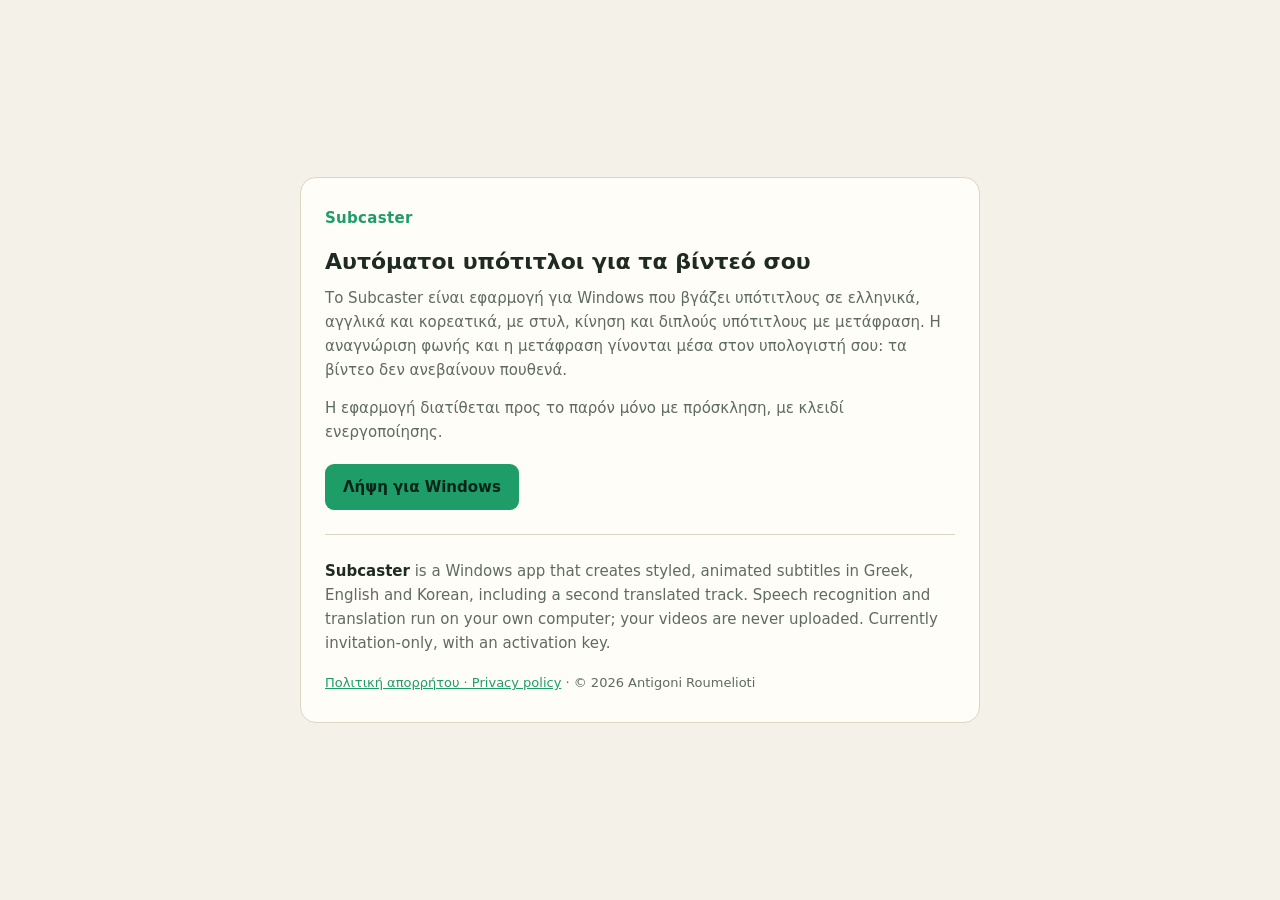
<file: docs/index.html>
<!doctype html>
<html lang="el">
<head>
<meta charset="utf-8">
<meta name="viewport" content="width=device-width, initial-scale=1">
<title>Subcaster</title>
<meta name="description" content="Subcaster — αυτόματοι υπότιτλοι για βίντεο, στα ελληνικά, αγγλικά και κορεατικά, μέσα στον υπολογιστή σου.">
<link rel="stylesheet" href="site.css">
</head>
<body>
<main class="card wide">
  <div class="brand">Subcaster</div>
  <h1>Αυτόματοι υπότιτλοι για τα βίντεό σου</h1>
  <p>Το Subcaster είναι εφαρμογή για Windows που βγάζει υπότιτλους σε ελληνικά, αγγλικά και κορεατικά, με στυλ, κίνηση και διπλούς υπότιτλους με μετάφραση. Η αναγνώριση φωνής και η μετάφραση γίνονται μέσα στον υπολογιστή σου: τα βίντεο δεν ανεβαίνουν πουθενά.</p>
  <p>Η εφαρμογή διατίθεται προς το παρόν μόνο με πρόσκληση, με κλειδί ενεργοποίησης.</p>
  <p class="links"><a class="btn" href="https://github.com/AntaRoumelioti/subcaster-releases/releases/latest">Λήψη για Windows</a></p>
  <hr>
  <p lang="en" class="en"><strong>Subcaster</strong> is a Windows app that creates styled, animated subtitles in Greek, English and Korean, including a second translated track. Speech recognition and translation run on your own computer; your videos are never uploaded. Currently invitation-only, with an activation key.</p>
  <p class="foot"><a href="privacy.html">Πολιτική απορρήτου · Privacy policy</a> · © 2026 Antigoni Roumelioti</p>
</main>
</body>
</html>
</file>
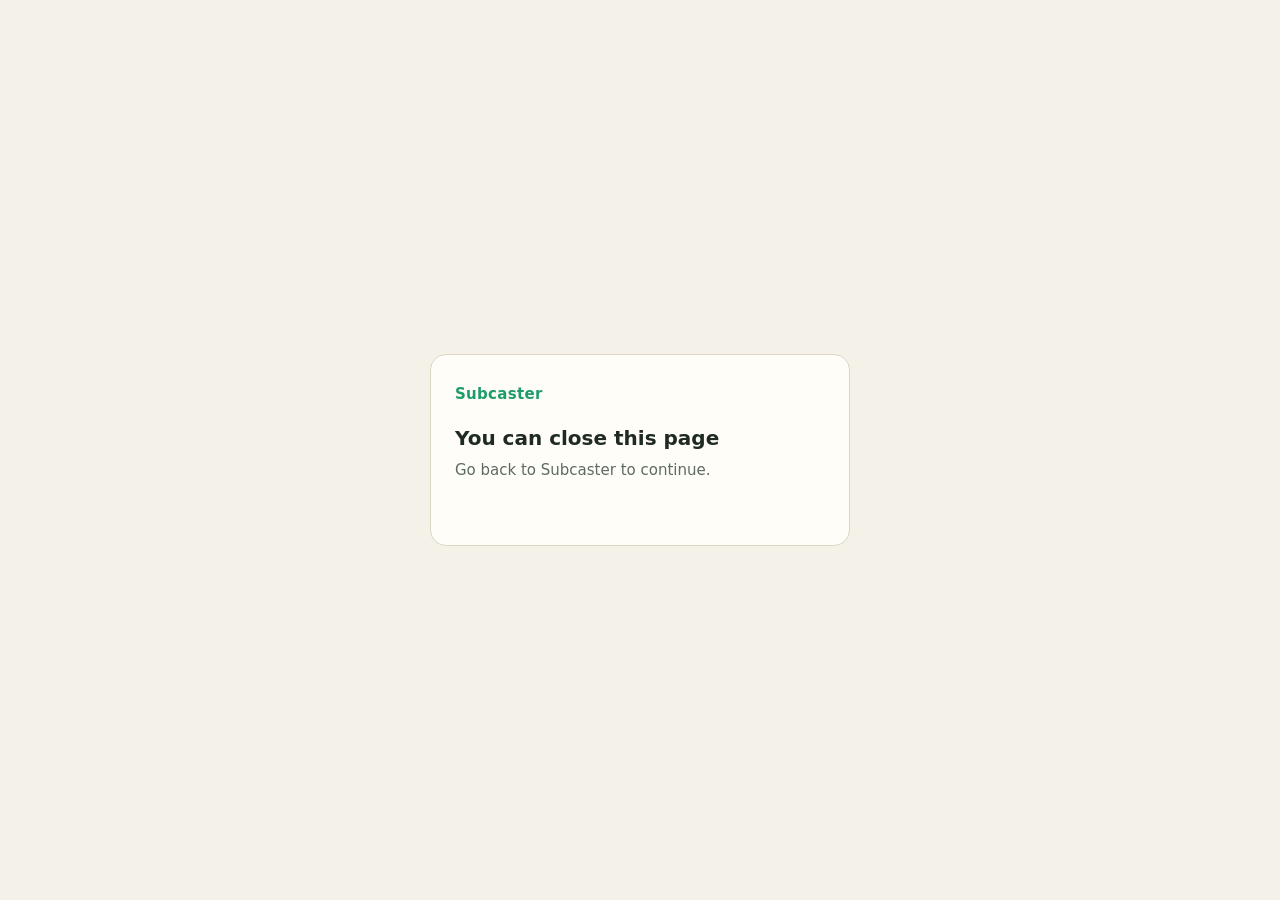
<file: docs/account/index.html>
<!doctype html>
<html lang="el">
<head>
<meta charset="utf-8">
<meta name="viewport" content="width=device-width, initial-scale=1">
<title>Subcaster · Λογαριασμός</title>
<meta name="robots" content="noindex">
<style>
  :root { --bg: #0f1713; --panel: #16211b; --line: #2a3a31; --text: #e8efe9; --muted: #9db3a5; --accent: #3ddc97; --danger: #ff6b6b; }
  @media (prefers-color-scheme: light) { :root:not([data-theme="dark"]) { --bg: #f4f1e8; --panel: #fffdf7; --line: #ddd6c4; --text: #1f2a24; --muted: #5d6b62; --accent: #1f9d68; --danger: #c53030; } }
  * { box-sizing: border-box; }
  body { margin: 0; min-height: 100vh; display: grid; place-items: center; padding: 24px 16px; background: var(--bg); color: var(--text); font: 15px/1.5 system-ui, -apple-system, "Segoe UI", Roboto, sans-serif; }
  .card { width: min(420px, 100%); background: var(--panel); border: 1px solid var(--line); border-radius: 16px; padding: 28px 24px; }
  .brand { font-weight: 800; letter-spacing: .02em; color: var(--accent); margin: 0 0 18px; }
  h1 { font-size: 20px; margin: 0 0 6px; }
  p { color: var(--muted); margin: 0 0 16px; }
  label { display: block; font-size: 12px; color: var(--muted); margin: 0 0 4px; }
  input { width: 100%; height: 44px; padding: 0 12px; margin: 0 0 12px; border: 1px solid var(--line); border-radius: 9px; background: transparent; color: var(--text); font-size: 16px; }
  input:focus { outline: none; border-color: var(--accent); }
  button { width: 100%; height: 44px; border: 0; border-radius: 9px; background: var(--accent); color: #062417; font-weight: 700; font-size: 15px; cursor: pointer; }
  button:disabled { opacity: .6; cursor: default; }
  .msg { min-height: 1.4em; margin: 12px 0 0; font-size: 14px; }
  .msg.err { color: var(--danger); }
  .msg.ok { color: var(--accent); }
  [hidden] { display: none !important; }
</style>
</head>
<body>
<main class="card">
  <div class="brand">Subcaster</div>
  <section id="reset" hidden>
    <h1 data-el="Νέος κωδικός" data-en="New password">Νέος κωδικός</h1>
    <p data-el="Γράψε τον νέο κωδικό για τον λογαριασμό σου." data-en="Enter a new password for your account.">Γράψε τον νέο κωδικό για τον λογαριασμό σου.</p>
    <form id="form">
      <label for="p1" data-el="Νέος κωδικός (τουλάχιστον 6 χαρακτήρες)" data-en="New password (at least 6 characters)">Νέος κωδικός (τουλάχιστον 6 χαρακτήρες)</label>
      <input id="p1" type="password" autocomplete="new-password" minlength="6" required>
      <label for="p2" data-el="Ξανά τον ίδιο" data-en="Same again">Ξανά τον ίδιο</label>
      <input id="p2" type="password" autocomplete="new-password" minlength="6" required>
      <button id="go" data-el="Αποθήκευση κωδικού" data-en="Save password">Αποθήκευση κωδικού</button>
    </form>
  </section>
  <section id="done" hidden>
    <h1 data-el="Έτοιμο!" data-en="Done!">Έτοιμο!</h1>
    <p data-el="Ο κωδικός άλλαξε. Γύρνα στο Subcaster και συνδέσου με τον νέο κωδικό." data-en="Your password has changed. Go back to Subcaster and sign in with the new password.">Ο κωδικός άλλαξε. Γύρνα στο Subcaster και συνδέσου με τον νέο κωδικό.</p>
  </section>
  <section id="other" hidden>
    <h1 data-el="Μπορείς να κλείσεις αυτή τη σελίδα" data-en="You can close this page">Μπορείς να κλείσεις αυτή τη σελίδα</h1>
    <p data-el="Γύρνα στο Subcaster για να συνεχίσεις." data-en="Go back to Subcaster to continue.">Γύρνα στο Subcaster για να συνεχίσεις.</p>
  </section>
  <p id="msg" class="msg" role="alert"></p>
</main>
<script>
(function () {
  var SB = 'https://tkcwudpzpopltnavdnan.supabase.co';
  var KEY = 'eyJhbGciOiJIUzI1NiIsInR5cCI6IkpXVCJ9.eyJpc3MiOiJzdXBhYmFzZSIsInJlZiI6InRrY3d1ZHB6cG9wbHRuYXZkbmFuIiwicm9sZSI6ImFub24iLCJpYXQiOjE3OTQ1MTk0OTQsImV4cCI6MjExMDA5NTQ5NH0.InJDwTYNzhpr90Bu4dpycNgcjeb5XNsdqbemW1lET8w';
  var en = !/^el\b/i.test(navigator.language || '');
  if (en) {
    document.documentElement.lang = 'en';
    document.querySelectorAll('[data-en]').forEach(function (el) { el.textContent = el.getAttribute('data-en'); });
  }
  var T = function (el, enText) { return en ? enText : el; };
  var $ = function (id) { return document.getElementById(id); };
  var msg = function (t, cls) { $('msg').textContent = t || ''; $('msg').className = 'msg ' + (cls || ''); };
  var hash = new URLSearchParams(location.hash.slice(1));
  var query = new URLSearchParams(location.search);
  // the tokens stay out of the address bar (and out of the browser history)
  if (location.hash) history.replaceState(null, '', location.pathname);
  var token = hash.get('access_token');
  var type = hash.get('type') || query.get('type');
  var err = hash.get('error_description') || query.get('error_description');
  if (err) {
    $('other').hidden = false;
    msg(/expired|invalid/i.test(err) ? T('Ο σύνδεσμος έληξε ή χρησιμοποιήθηκε ήδη. Ζήτα νέο από το Subcaster («Ξέχασες τον κωδικό;»).', 'The link has expired or was already used. Ask for a new one in Subcaster ("Forgot your password?").') : err, 'err');
    return;
  }
  if (!token || type !== 'recovery') { $('other').hidden = false; return; }
  $('reset').hidden = false;
  $('p1').focus();
  $('form').addEventListener('submit', function (e) {
    e.preventDefault();
    var a = $('p1').value, b = $('p2').value;
    if (a.length < 6) { msg(T('Ο κωδικός θέλει τουλάχιστον 6 χαρακτήρες.', 'The password needs at least 6 characters.'), 'err'); return; }
    if (a !== b) { msg(T('Οι δύο κωδικοί δεν είναι ίδιοι.', 'The two passwords are not the same.'), 'err'); return; }
    $('go').disabled = true; msg(T('Περίμενε…', 'Please wait…'));
    fetch(SB + '/auth/v1/user', { method: 'PUT', headers: { apikey: KEY, Authorization: 'Bearer ' + token, 'Content-Type': 'application/json' }, body: JSON.stringify({ password: a }) })
      .then(function (r) { return r.json().then(function (j) { return { ok: r.ok, j: j }; }); })
      .then(function (r) {
        if (r.ok) { $('reset').hidden = true; $('done').hidden = false; msg(''); token = null; return; }
        var m = String(r.j.msg || r.j.error_description || r.j.message || '');
        $('go').disabled = false;
        if (/different from the old/i.test(m)) msg(T('Ο νέος κωδικός πρέπει να είναι διαφορετικός από τον παλιό.', 'The new password must be different from the old one.'), 'err');
        else if (/expired|invalid|jwt/i.test(m)) msg(T('Ο σύνδεσμος έληξε. Ζήτα νέο από το Subcaster.', 'The link has expired. Ask for a new one in Subcaster.'), 'err');
        else msg(m || T('Κάτι πήγε στραβά. Δοκίμασε ξανά.', 'Something went wrong. Try again.'), 'err');
      })
      .catch(function () { $('go').disabled = false; msg(T('Δεν υπάρχει σύνδεση στο ίντερνετ.', 'No internet connection.'), 'err'); });
  });
})();
</script>
</body>
</html>
</file>
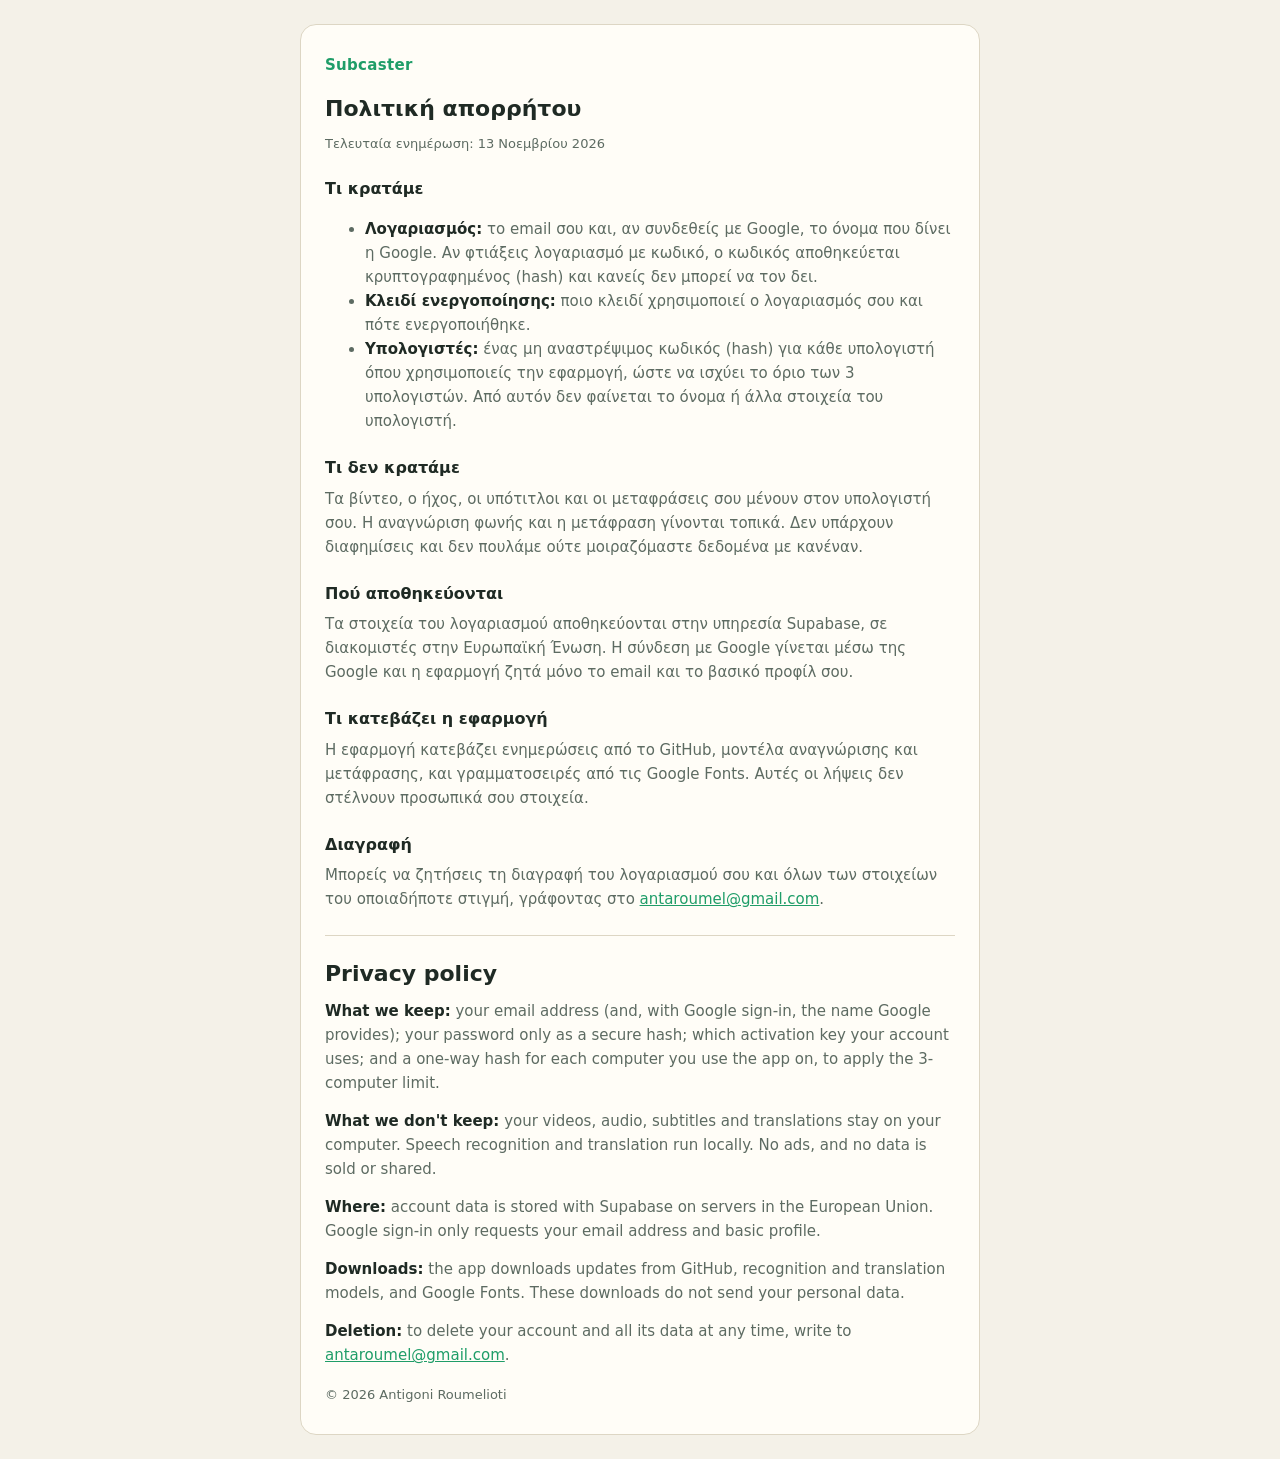
<file: docs/privacy.html>
<!doctype html>
<html lang="el">
<head>
<meta charset="utf-8">
<meta name="viewport" content="width=device-width, initial-scale=1">
<title>Subcaster · Πολιτική απορρήτου</title>
<link rel="stylesheet" href="site.css">
</head>
<body>
<main class="card wide doc">
  <div class="brand"><a href="./">Subcaster</a></div>
  <h1>Πολιτική απορρήτου</h1>
  <p class="muted">Τελευταία ενημέρωση: 13 Νοεμβρίου 2026</p>

  <h2>Τι κρατάμε</h2>
  <ul>
    <li><strong>Λογαριασμός:</strong> το email σου και, αν συνδεθείς με Google, το όνομα που δίνει η Google. Αν φτιάξεις λογαριασμό με κωδικό, ο κωδικός αποθηκεύεται κρυπτογραφημένος (hash) και κανείς δεν μπορεί να τον δει.</li>
    <li><strong>Κλειδί ενεργοποίησης:</strong> ποιο κλειδί χρησιμοποιεί ο λογαριασμός σου και πότε ενεργοποιήθηκε.</li>
    <li><strong>Υπολογιστές:</strong> ένας μη αναστρέψιμος κωδικός (hash) για κάθε υπολογιστή όπου χρησιμοποιείς την εφαρμογή, ώστε να ισχύει το όριο των 3 υπολογιστών. Από αυτόν δεν φαίνεται το όνομα ή άλλα στοιχεία του υπολογιστή.</li>
  </ul>

  <h2>Τι δεν κρατάμε</h2>
  <p>Τα βίντεο, ο ήχος, οι υπότιτλοι και οι μεταφράσεις σου μένουν στον υπολογιστή σου. Η αναγνώριση φωνής και η μετάφραση γίνονται τοπικά. Δεν υπάρχουν διαφημίσεις και δεν πουλάμε ούτε μοιραζόμαστε δεδομένα με κανέναν.</p>

  <h2>Πού αποθηκεύονται</h2>
  <p>Τα στοιχεία του λογαριασμού αποθηκεύονται στην υπηρεσία Supabase, σε διακομιστές στην Ευρωπαϊκή Ένωση. Η σύνδεση με Google γίνεται μέσω της Google και η εφαρμογή ζητά μόνο το email και το βασικό προφίλ σου.</p>

  <h2>Τι κατεβάζει η εφαρμογή</h2>
  <p>Η εφαρμογή κατεβάζει ενημερώσεις από το GitHub, μοντέλα αναγνώρισης και μετάφρασης, και γραμματοσειρές από τις Google Fonts. Αυτές οι λήψεις δεν στέλνουν προσωπικά σου στοιχεία.</p>

  <h2>Διαγραφή</h2>
  <p>Μπορείς να ζητήσεις τη διαγραφή του λογαριασμού σου και όλων των στοιχείων του οποιαδήποτε στιγμή, γράφοντας στο <a href="mailto:antaroumel@gmail.com">antaroumel@gmail.com</a>.</p>

  <hr>
  <h1 lang="en">Privacy policy</h1>
  <div lang="en">
  <p><strong>What we keep:</strong> your email address (and, with Google sign-in, the name Google provides); your password only as a secure hash; which activation key your account uses; and a one-way hash for each computer you use the app on, to apply the 3-computer limit.</p>
  <p><strong>What we don't keep:</strong> your videos, audio, subtitles and translations stay on your computer. Speech recognition and translation run locally. No ads, and no data is sold or shared.</p>
  <p><strong>Where:</strong> account data is stored with Supabase on servers in the European Union. Google sign-in only requests your email address and basic profile.</p>
  <p><strong>Downloads:</strong> the app downloads updates from GitHub, recognition and translation models, and Google Fonts. These downloads do not send your personal data.</p>
  <p><strong>Deletion:</strong> to delete your account and all its data at any time, write to <a href="mailto:antaroumel@gmail.com">antaroumel@gmail.com</a>.</p>
  </div>
  <p class="foot">© 2026 Antigoni Roumelioti</p>
</main>
</body>
</html>
</file>
<file: docs/site.css>
:root { --bg: #0f1713; --panel: #16211b; --line: #2a3a31; --text: #e8efe9; --muted: #9db3a5; --accent: #3ddc97; }
@media (prefers-color-scheme: light) { :root:not([data-theme="dark"]) { --bg: #f4f1e8; --panel: #fffdf7; --line: #ddd6c4; --text: #1f2a24; --muted: #5d6b62; --accent: #1f9d68; } }
* { box-sizing: border-box; }
body { margin: 0; min-height: 100vh; display: grid; place-items: center; padding: 24px 16px; background: var(--bg); color: var(--text); font: 15px/1.6 system-ui, -apple-system, "Segoe UI", Roboto, sans-serif; }
.card { width: min(420px, 100%); background: var(--panel); border: 1px solid var(--line); border-radius: 16px; padding: 28px 24px; }
.card.wide { width: min(680px, 100%); }
.brand { font-weight: 800; letter-spacing: .02em; color: var(--accent); margin: 0 0 18px; }
.brand a { color: inherit; text-decoration: none; }
h1 { font-size: 22px; line-height: 1.3; margin: 0 0 10px; }
h2 { font-size: 16px; margin: 22px 0 6px; }
p, li { color: var(--muted); }
p { margin: 0 0 14px; }
strong { color: var(--text); }
a { color: var(--accent); }
hr { border: 0; border-top: 1px solid var(--line); margin: 24px 0; }
.btn { display: inline-block; padding: 11px 18px; border-radius: 9px; background: var(--accent); color: #062417; font-weight: 700; text-decoration: none; }
.links { margin: 20px 0; }
.muted { font-size: 13px; }
.foot { font-size: 13px; margin: 18px 0 0; }
</file>
